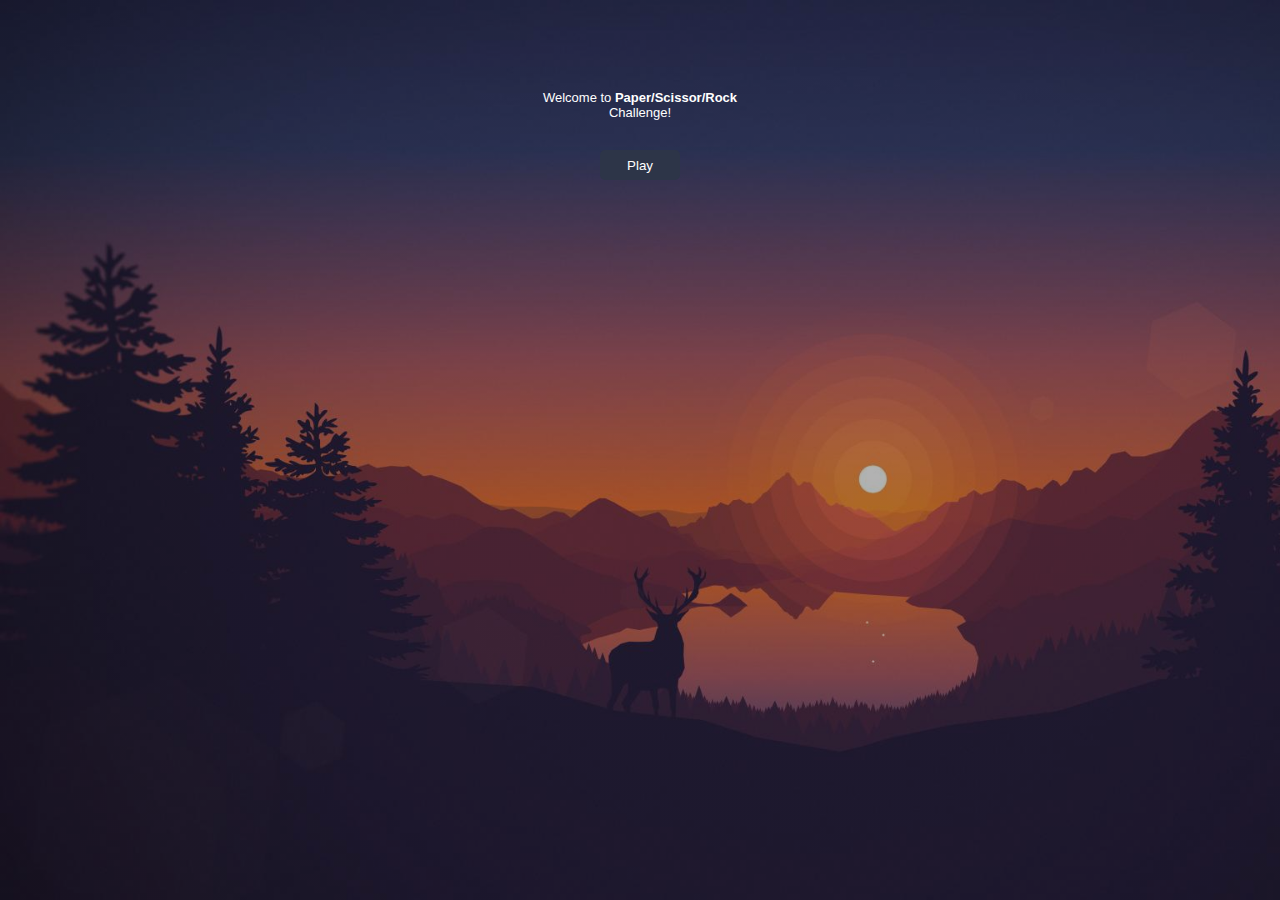
<file: index.html>
<!DOCTYPE html>
<html lang="en">
<head>
    <meta charset="UTF-8">
    <meta name="viewport" content="width=device-width, initial-scale=1.0">
    <title>Document</title>
    <link rel="stylesheet" href="index.css">

</head>
<body>
    <p> Welcome to <strong>Paper/Scissor/Rock</strong> <br> Challenge!</p>
   
    <a href="./game.html"> <button type="button">Play</button></a>
</body>
</html>
</file>
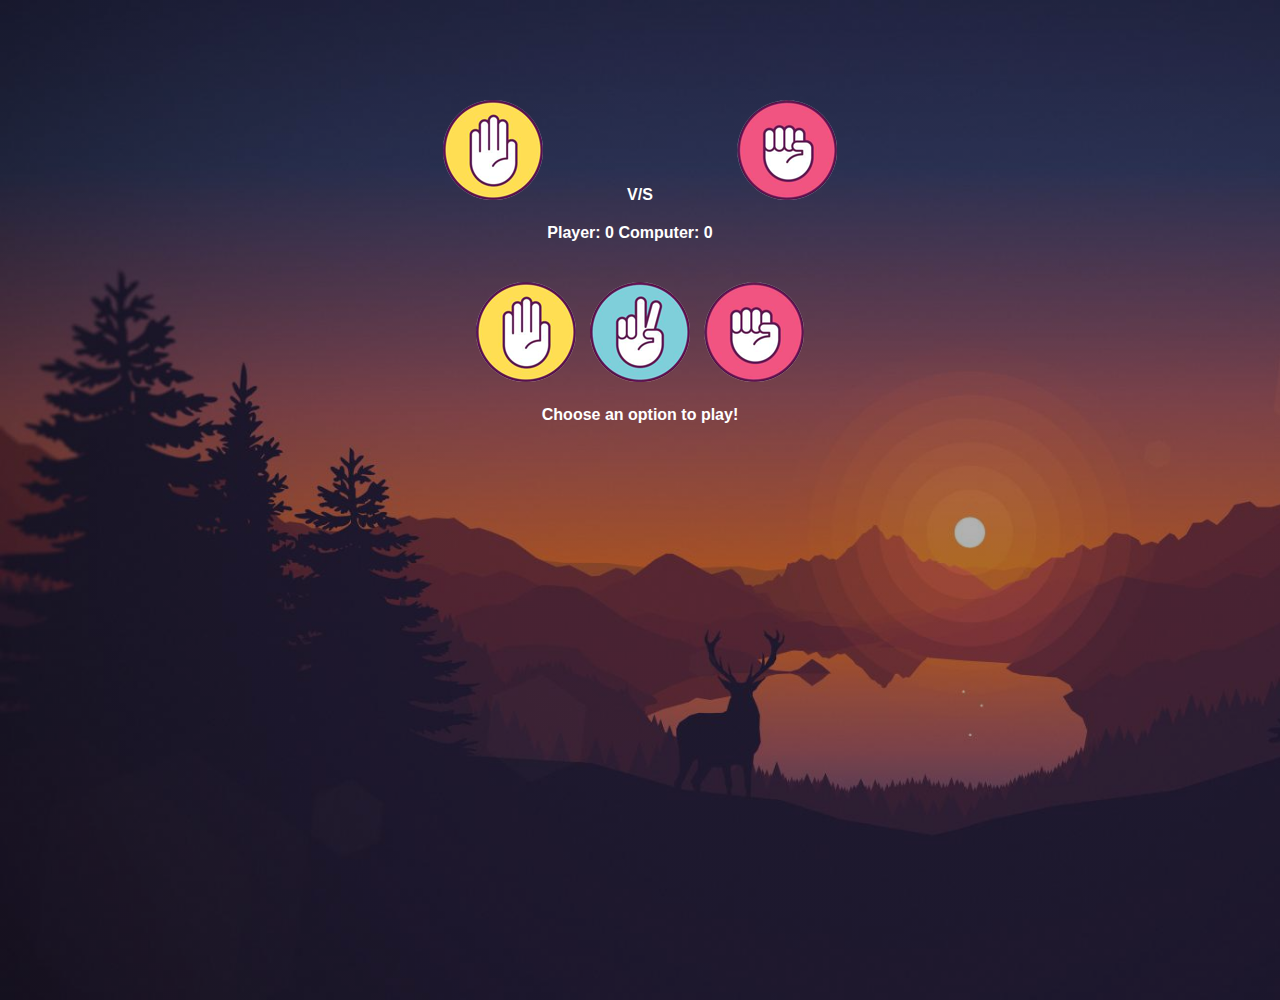
<file: game.html>
<!DOCTYPE html>
<html>
    <head>
        <title> Paper Scissor Rock</title>
        <link rel="stylesheet" href="game.css">
    </head>
    <body>
        <div class="image-top">
            <img src="./image/paper.png" alt="paper" class="paper">
            <b>V/S</b>
            <img src="./image/rock.png" alt="rock" class="rock">
        </div>
        <div class="results">
            <div id="score">Player: 0  Computer: 0</div>
         </div>

        </div>
        <div class="images">
            <img src="./image/paper.png" alt="Paper" id="paper">
            <img src="./image/scissors.png" alt="Scissor" id="scissor">
            <img src="./image/rock.png" alt="Rock" id="rock">
        </div>
        <div class="results">
            <p id="result">Choose an option to play!</p>
        </div>
        <script src="index.js"></script>
    </body>
</html>
</file>
<file: index.css>
*{
    margin: 0;
    padding: 0;
}
body{
    background-image: linear-gradient(rgba(0, 0, 0, 0.3), rgba(0, 0, 0, 0.3)), url(./image/background1.jpg);
    background-repeat: no-repeat;
    background-size: cover;
    height: 100vh;
    text-align: center;
    font-family: sans-serif;
 }
p{
    padding-top: 90px;
    color: white;
    font-size: 13px;
    padding-bottom: 30px;
 }
button{
    height: 30px;
    width: 80px;
    background-color: #2D3548;
    border-width: 0px;
    border-radius:5px;
    border-color: #2D3548;
    color: white;
 }
</file>
<file: game.css>
*{
    margin: 0;
    padding: 0;
}
body{
    background-image: linear-gradient(rgba(0, 0, 0, 0.3), rgba(0, 0, 0, 0.3)), url(./image/background1.jpg);
    background-size: cover;
    font-family: sans-serif;
    text-align: center;
    margin-top: 100px;
    height: 100vh;
    width: 100vw;
}
.container{
    display: flex; 
    text-align: center;
}
.score{
    display: flex;
    padding-top: 20px;
}

.paper{
    margin-right: 80px;
}
.rock{
    margin-left: 80px;
}
.image-top{
    margin-bottom: 20px;
}
.results{
    font-weight: bold;
    display: flex;
    justify-content: center;
    margin-bottom: 40px;
}
#score1{
    color: white;
    margin-left:170px ;
}
#score{
    margin-right: 20px;
    color: white;
}
b{
    color: white;
}
 
#result{
    margin-top: 20px;
    color: white;
}
.image{
    gap: 10px;
}
#paper{
    margin-right: 10px;
}
#scissor{
    margin-right: 10px;
}
</file>
